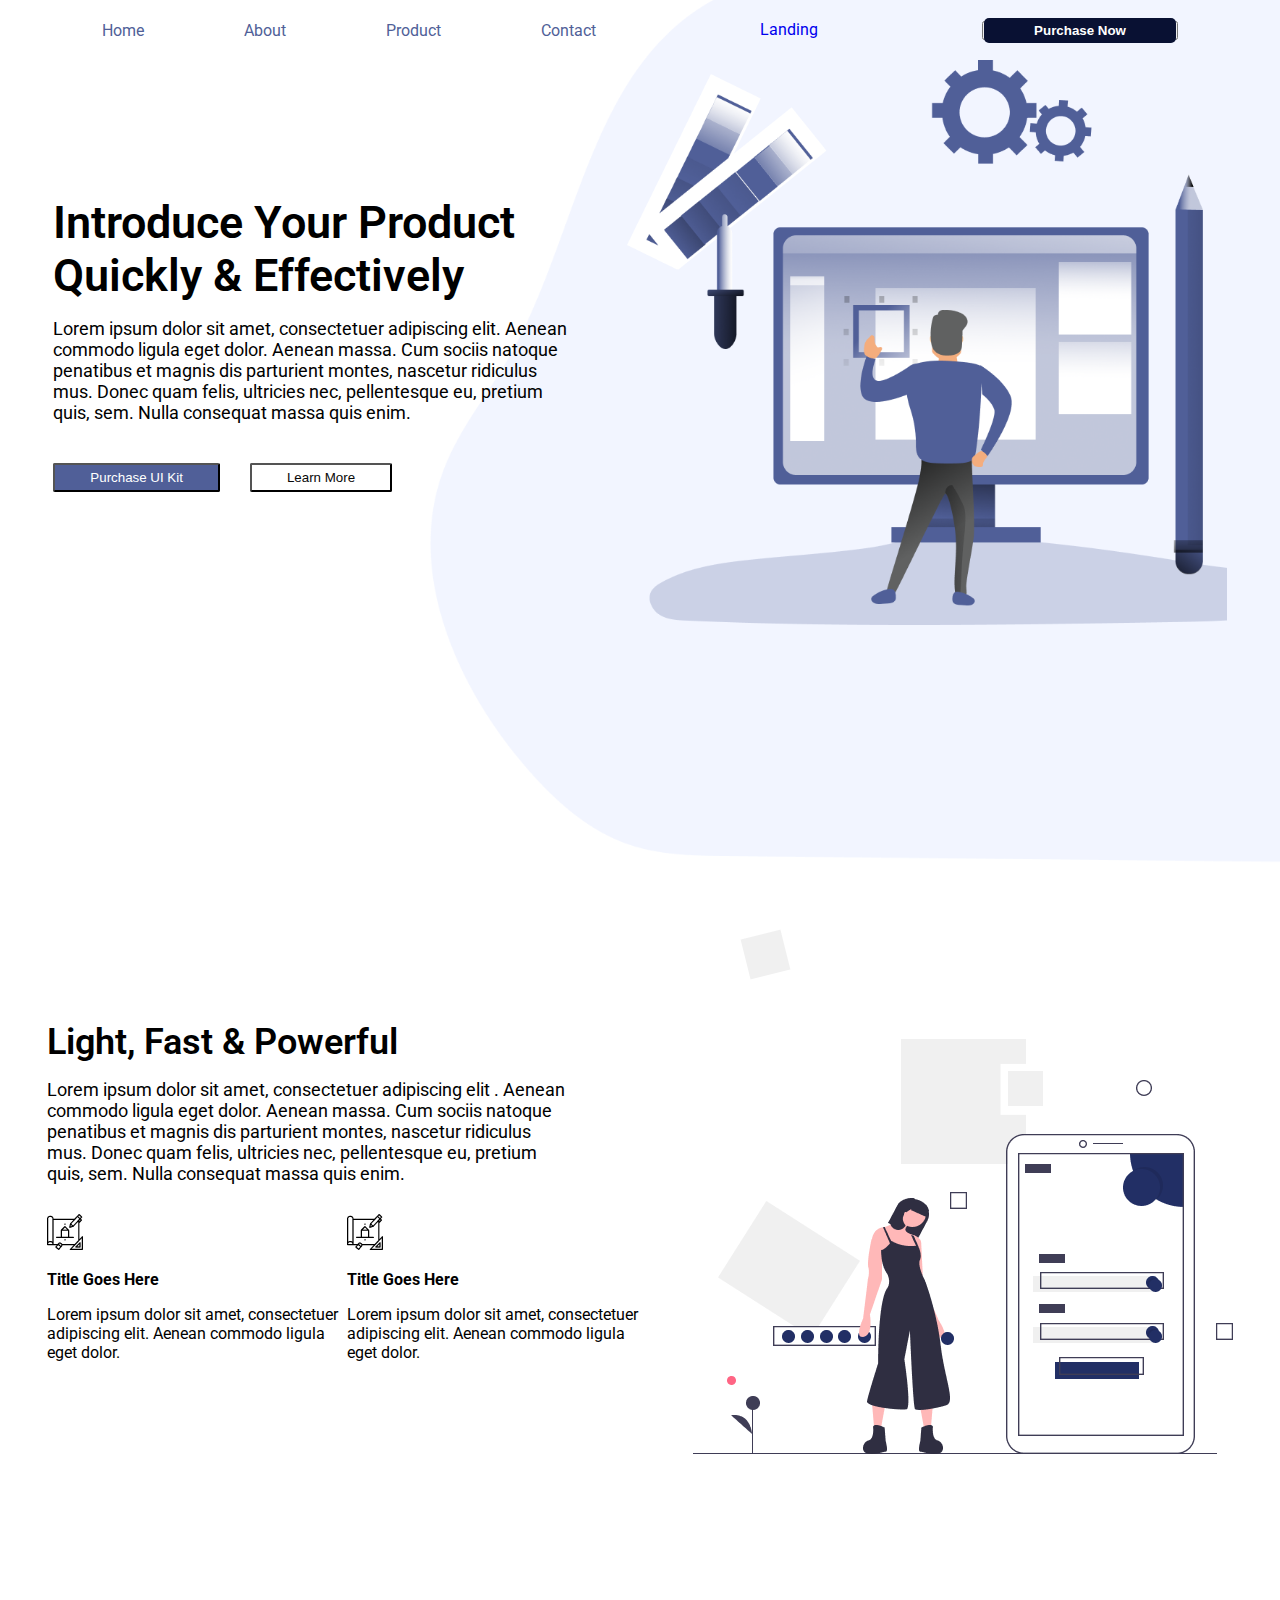
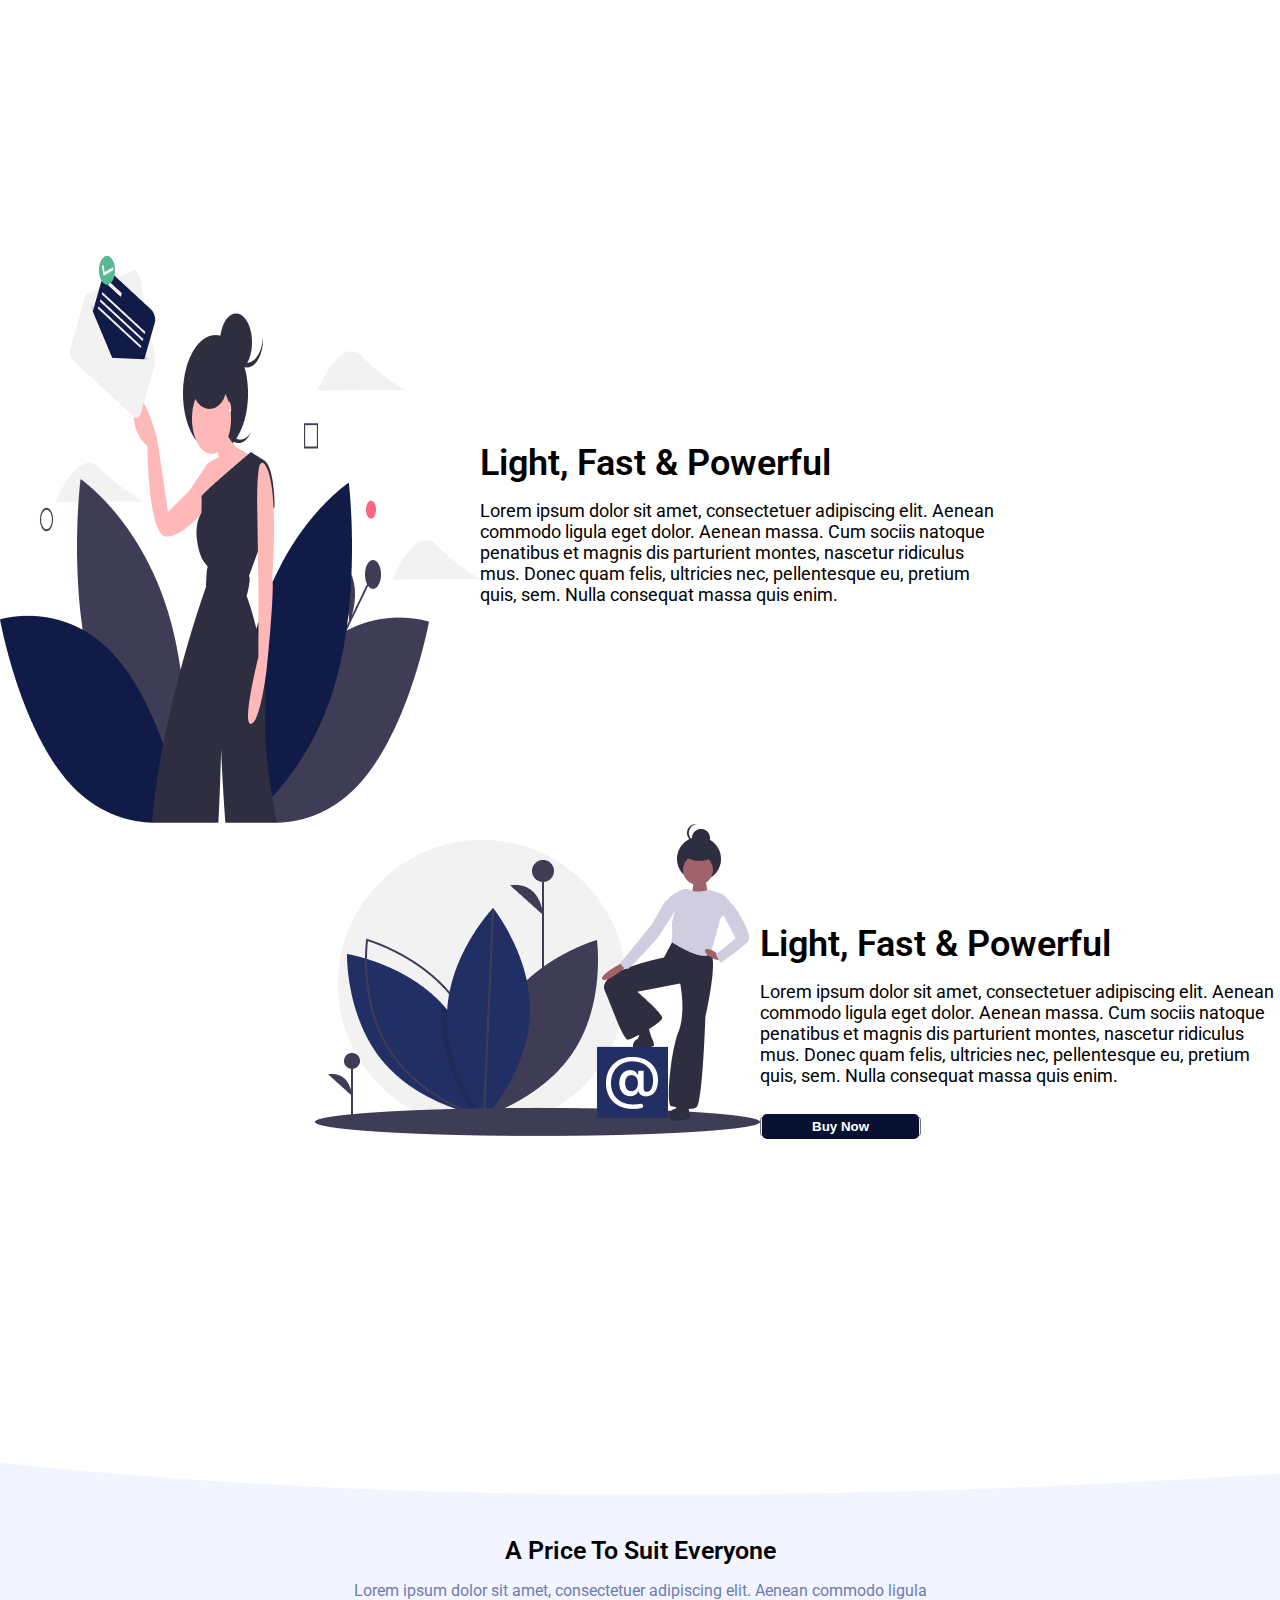
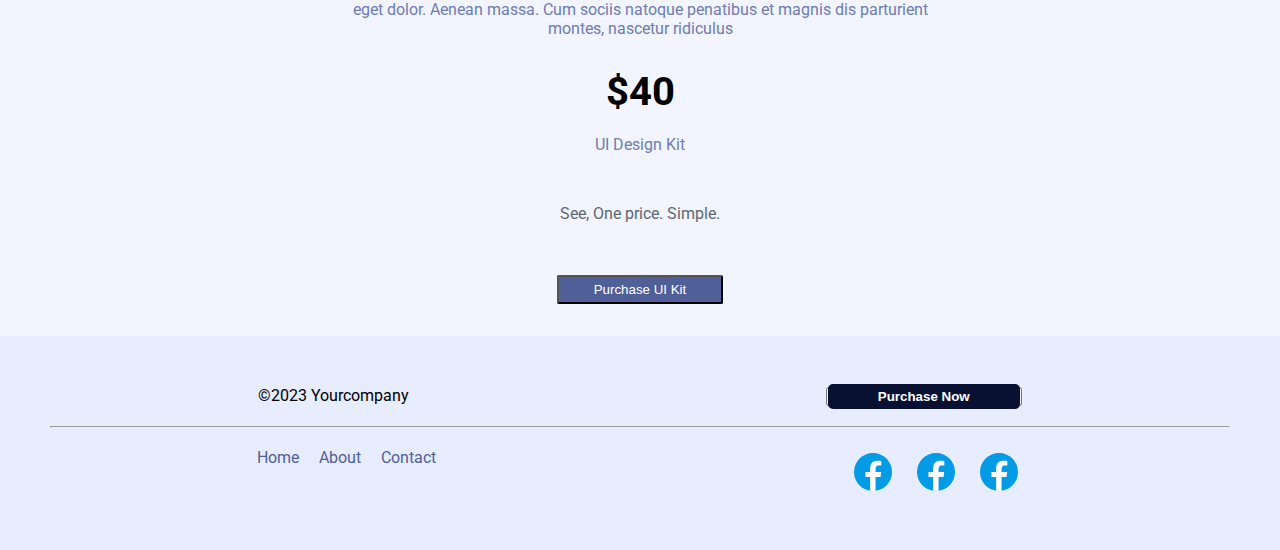
<file: index.html>
<!DOCTYPE html>
<html lang="en">
<head>
    <meta charset="UTF-8">
    <meta name="viewport" content="width=device-width, initial-scale=1.0">
    <title>home</title>
    <link rel="preconnect" href="https://fonts.googleapis.com">
    <link rel="preconnect" href="https://fonts.gstatic.com" crossorigin>
    <link href="https://fonts.googleapis.com/css2?family=Roboto:ital,wght@0,100;0,300;0,400;0,500;0,700;0,900;1,100;1,300;1,400;1,500;1,700;1,900&display=swap" rel="stylesheet">    <link rel="stylesheet" href="styles.css">
</head>
<body>
    <div class="img-bk">

        <header><nav><div class="nav">
            <ul>
                <li class="heade"><a href="index.html">Home</a></li>
                <li class="heade"><a href="about.html">About</a></li>
                <li class="heade"> <a href="products.html">Product</a></li>
                <li class="heade"><a href="contact.html">Contact</a></li>
                
            
            </ul>
            <div class="heade"><a href="404.html" style="text-decoration: none;">Landing</a></div>
            <div class="head-btn">    <button><a href="products.html">Purchase Now</a></button>
            </div>
        </div>
            </nav>
            
        </header>
        <section >
        <section class="home-ar">
            <div class="home">
             <h1 class="home-h1">Introduce Your Product Quickly & Effectively</h1>
            <p class="home-p">Lorem ipsum dolor sit amet, consectetuer adipiscing elit. Aenean commodo ligula eget dolor. Aenean massa. Cum sociis natoque penatibus et magnis dis parturient montes, nascetur ridiculus 
                mus. Donec quam felis, ultricies nec, pellentesque eu, pretium quis, sem. Nulla consequat massa quis enim.
                </p>
                <div class="btns">
                    <button class="btn-1">Purchase UI Kit</button>
                    <button class="btn-2">Learn More</button></div>
                

            </div>
          
            <div><img src="png/Group.png" alt="men"  width="600" ></div>
            
            </section>
            <section class="sec2">




            </section>
            
<section> 
    <div class="all-mid-home">
    <div><h2>Light, Fast & Powerful</h2>
        <p class="home-p2">Lorem ipsum dolor sit amet, consectetuer adipiscing elit
         . Aenean commodo ligula eget dolor. Aenean massa. Cum sociis natoque penatibus et magnis dis parturient
          montes, nascetur ridiculus 
         mus. Donec quam felis, ultricies nec, pellentesque eu, pretium quis, sem. Nulla consequat massa quis enim.
         </p>
         <div class="itms">
            <div class="itms-in">
            <img class="img2" src="png/Left.png" alt="">
            <h4>Title Goes Here</h4>
            <p class="p3-mid">
                Lorem ipsum dolor sit amet, consectetuer adipiscing elit. Aenean commodo ligula eget dolor. 
            </p>
        
            </div>
        
            <div>
                <img class="img2"   src="png/Left.png" alt="">
                <h4>Title Goes Here</h4>
                <p class="p3-mid">
                    Lorem ipsum dolor sit amet, consectetuer adipiscing elit. Aenean commodo ligula eget dolor. 
                </p>
                
                
                </div>
        </div></div>
    

<img src="png/undraw_mobile_login_ikmv.png" alt="">


  
 

</div>
</section>               
<section class="sec2">
    <div class="home-p3">
<div class="contin-img1">
    <img src="png/undraw_happy_news2_hxmt.png" alt="">
  <div>
    <h2>Light, Fast & Powerful</h2>
    <p class="home-p2">
        Lorem ipsum dolor sit amet, consectetuer adipiscing elit. Aenean commodo ligula eget dolor. 
        Aenean massa. Cum sociis natoque penatibus et magnis dis parturient montes, nascetur ridiculus 
     
        mus. Donec quam felis, ultricies nec, pellentesque eu, pretium quis, sem. Nulla consequat massa quis enim. </p>
    </div>  
            
        </div>
<div class="contin-img2">
    <img src="png/undraw_mention_6k5d.png" alt="">
   <div><h2>Light, Fast & Powerful</h2>
    <p class="home-p2">Lorem ipsum dolor sit amet, consectetuer adipiscing elit. Aenean commodo ligula eget dolor. 
        Aenean massa. Cum sociis natoque penatibus et magnis dis parturient montes, nascetur ridiculus 
        mus. Donec quam felis, ultricies nec, pellentesque eu, pretium quis, sem. Nulla consequat massa quis enim. 
    </p>
        <div class="head-btn">    <button><a href="products.html">Buy Now</a></button></div> 
            </div>

        </div>



</div>
</section>
    <section>
<div class="home-4">
<div class="all4">
    <h2 class="h2-f">A Price To Suit Everyone</h2>
<p class="p-fin1">Lorem ipsum dolor sit amet, consectetuer adipiscing elit. Aenean commodo ligula eget dolor. 
    Aenean massa. Cum sociis natoque penatibus et magnis dis parturient montes, nascetur ridiculus 
</p>
<p class="p-fin2">$40</p>
<p class="p-fin3">UI Design Kit</p>
<p class="p-fin4">See, One price. Simple.</p>
<button class="btn-x">Purchase UI Kit</button>

</div>





</div>

    </section>
    
    
    
    
    
       <footer>
    <div class="foter">
        <div class="footer-up">
            <p>©2023 Yourcompany</p>
            <div class="head-btn">    <button><a href="products.html">Purchase Now</a></button>
            </div>
        
        
        </div>
        <hr>
        <nav class="nav-bt">
            <div class="nav-btm">
            <ul class="na">
                <li class="heade"><a href="index.html">Home</a></li>
                <li class="heade"><a href="about.html">About</a></li>
                <li class="heade"><a href="contact.html">Contact</a></li>
                
            
            </ul></div> 
        <ul class="gap">
            <li><a href=""><img src="png/icons8-facebook.svg" alt=""></a></li>
            <li><a href=""><img src="png/icons8-facebook.svg" alt=""></a></li>
            <li><a href=""><img src="png/icons8-facebook.svg" alt=""></a></li>
    
    
    
        </ul>
        
        
        </nav>
    </div>
    
    
        </footer>
</div> 
    
    
</body>
</html>
</file>
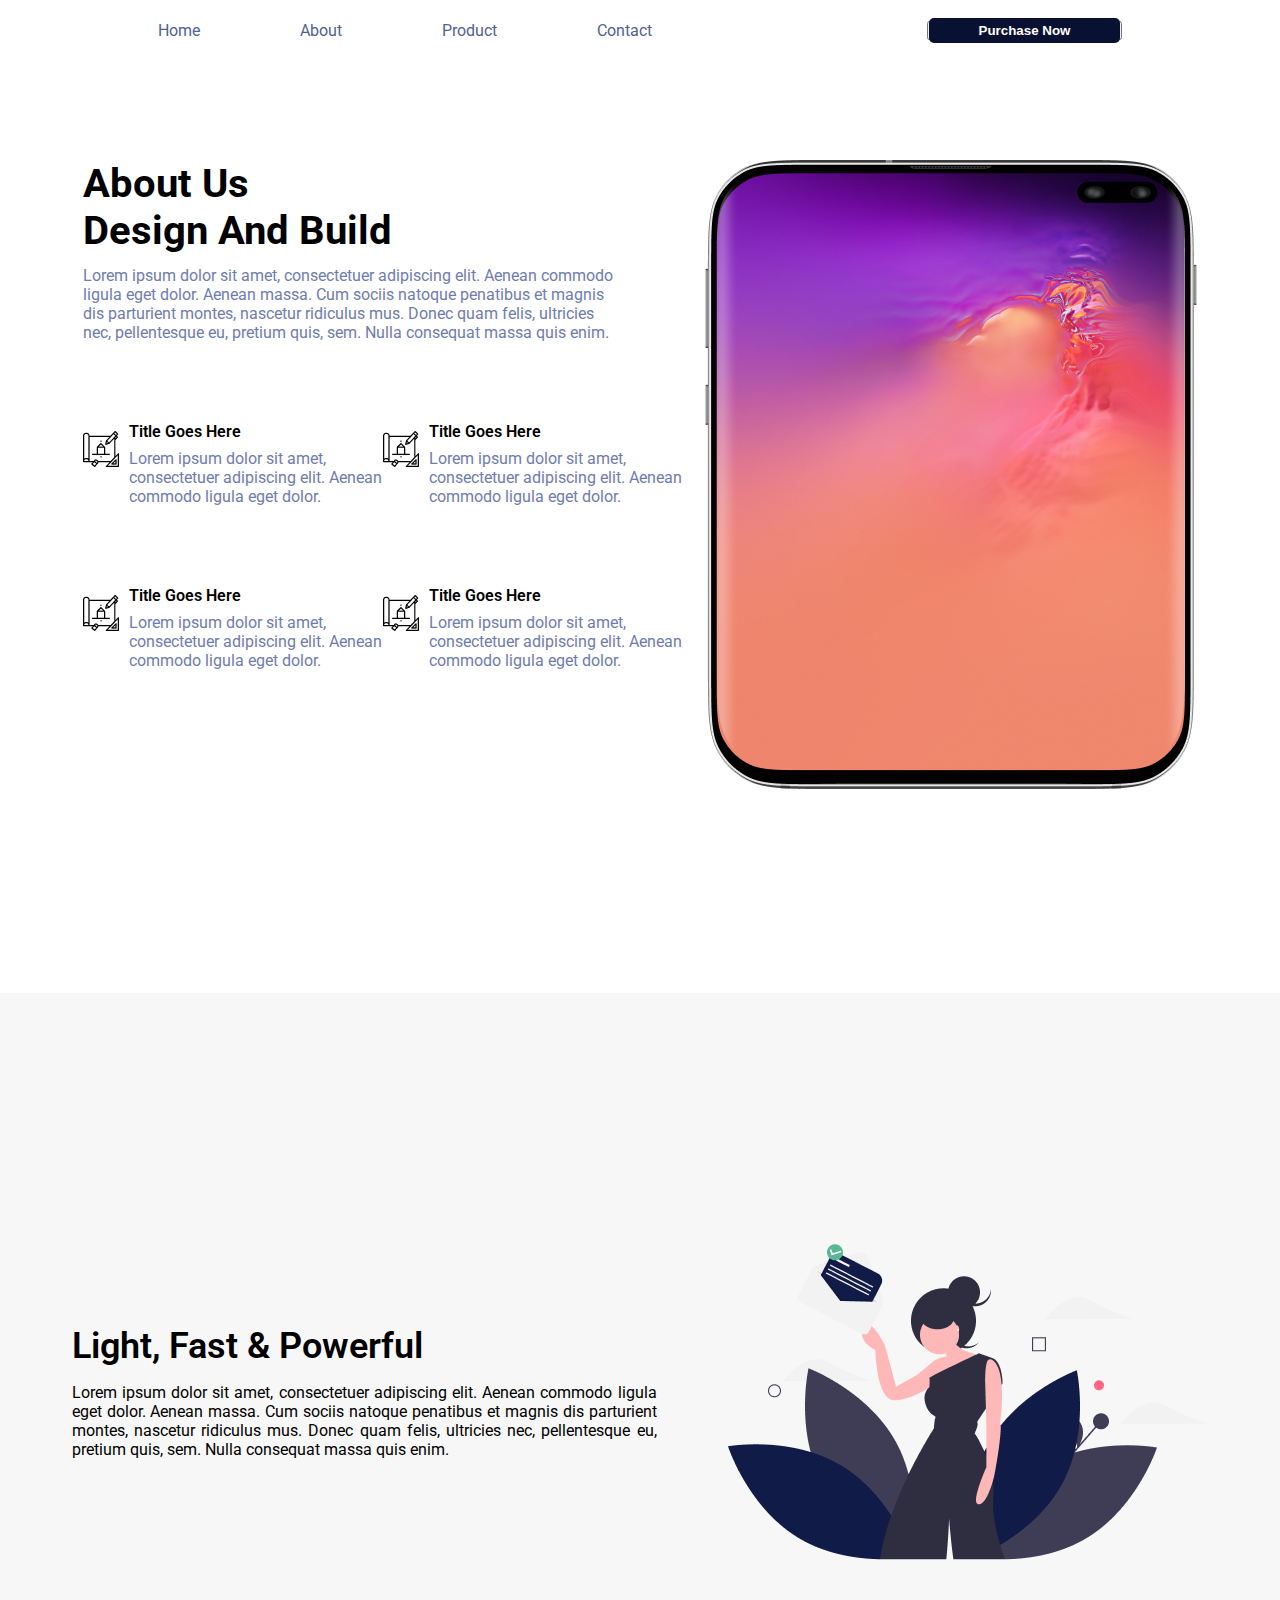
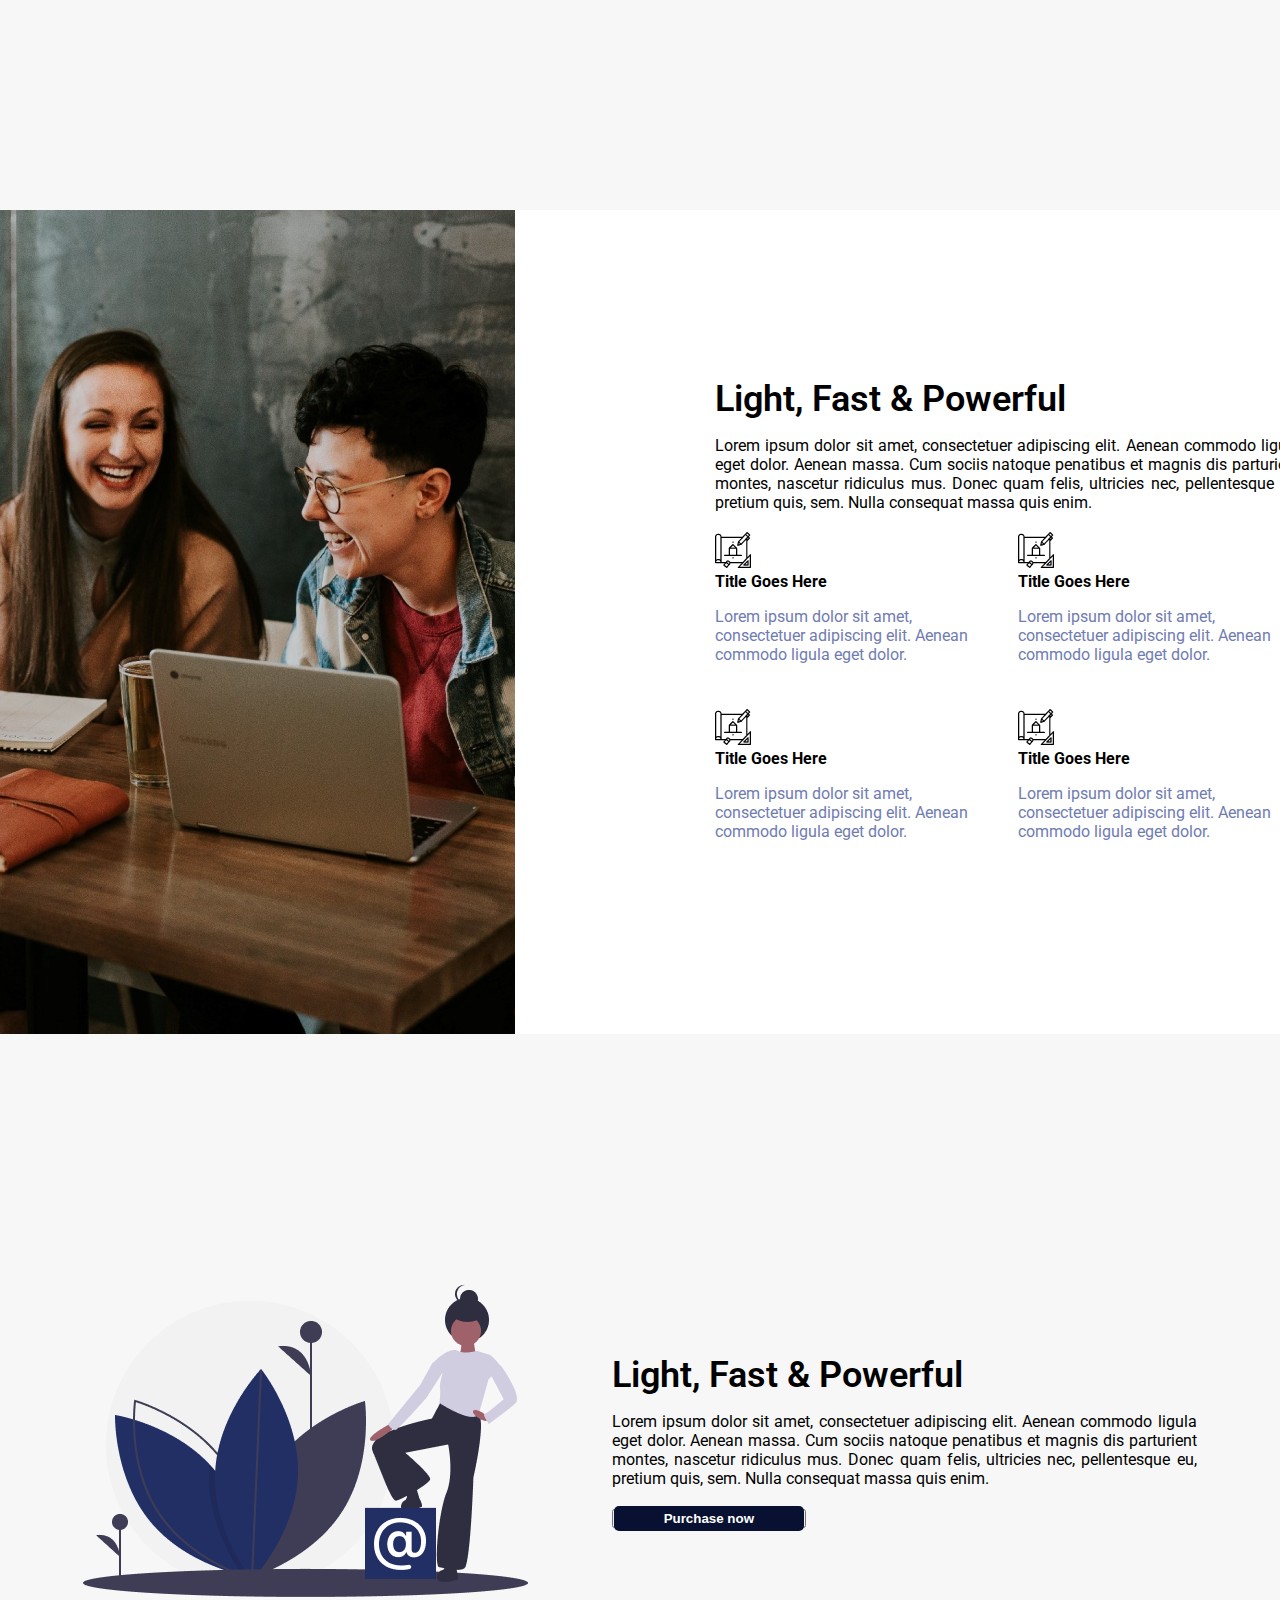
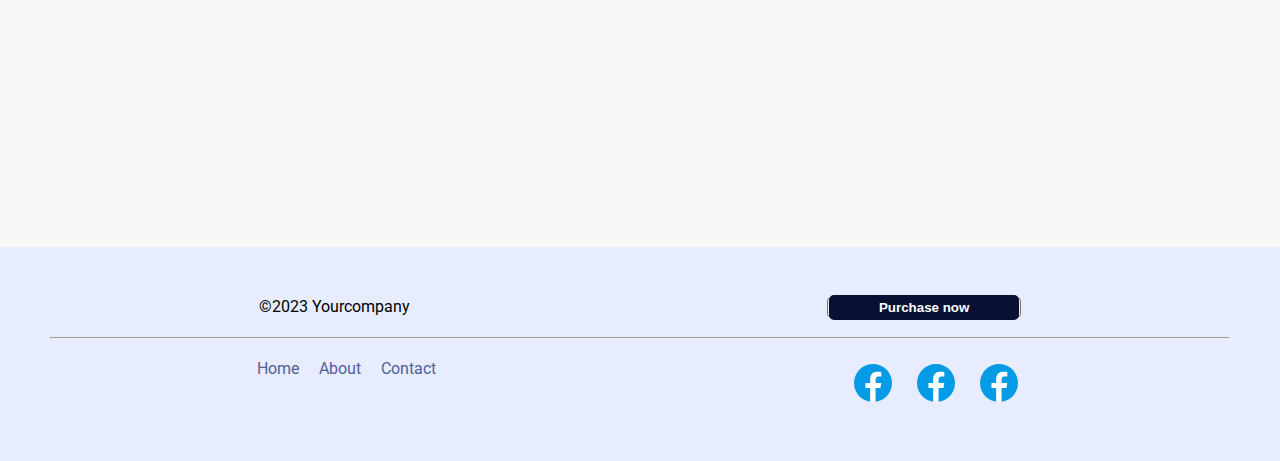
<file: about.html>
<!DOCTYPE html>
<html lang="en">
<head>
    <meta charset="UTF-8">
    <meta name="viewport" content="width=device-width, initial-scale=1.0">
    <title>about us</title>
    <link rel="preconnect" href="https://fonts.googleapis.com">
    <link rel="preconnect" href="https://fonts.gstatic.com" crossorigin>
    <link href="https://fonts.googleapis.com/css2?family=Roboto:ital,wght@0,100;0,300;0,400;0,500;0,700;0,900;1,100;1,300;1,400;1,500;1,700;1,900&display=swap" rel="stylesheet">
    <link rel="stylesheet" href="styles.css">
</head>
<body>
    <header class="heder-abt">
        <nav>
        <div class="nav">
        <ul>
            <li class="heade"><a href="index.html">Home</a></li>
            <li class="heade"><a href="about.html">About</a></li>
            <li class="heade"> <a href="products.html">Product</a></li>
            <li class="heade"><a href="contact.html">Contact</a></li>
            
        
        </ul>
        <div class="head-btn">    <button><a href="products.html">Purchase Now</a></button>
        </div></div>
        </nav>
        
    </header>
   <section class="aboutt" >

<div class="all-about1">
<div class="text-about1">
    <h1 class="abbout-h11" >About Us</h1>
    <h1 class="abbout-h1" >Design And Build
    </h1>
<p class="about-p">Lorem ipsum dolor sit amet, consectetuer adipiscing elit. Aenean commodo ligula eget dolor.
     Aenean massa. Cum sociis natoque penatibus et magnis dis parturient montes, nascetur ridiculus 
    mus. Donec quam felis, ultricies nec, pellentesque eu, pretium quis, sem. Nulla consequat massa quis enim.</p>



</div>
<div class="smal-grid" >
    <div class="sml-grid">
        <img src="png/Icon.png" alt="">
        <div class="txt-grid">
            <h4 class="abt-h4">Title Goes Here</h4>
    <p class="grid-p">Lorem ipsum dolor sit amet, consectetuer adipiscing elit. Aenean commodo ligula eget dolor. </p>
        </div>
    
    </div>
    <div class="sml-grid">
        <img src="png/Icon.png" alt="">
        <div class="txt-grid">
            <h4 class="abt-h4">Title Goes Here</h4>
    <p class="grid-p">Lorem ipsum dolor sit amet, consectetuer adipiscing elit. Aenean commodo ligula eget dolor. </p>
        </div>
    
    </div>
    <div class="sml-grid">
        <img src="png/Icon.png" alt="">
        <div class="txt-grid">
            <h4 class="abt-h4">Title Goes Here</h4>
    <p class="grid-p">Lorem ipsum dolor sit amet, consectetuer adipiscing elit. Aenean commodo ligula eget dolor. </p>
        </div>
    
    </div><div class="sml-grid">
        <img src="png/Icon.png" alt="">
        <div class="txt-grid">
            <h4 class="abt-h4">Title Goes Here</h4>
    <p class="grid-p">Lorem ipsum dolor sit amet, consectetuer adipiscing elit. Aenean commodo ligula eget dolor. </p>
        </div>
</div>


</div>





</div>
<div><img src="png/Vert.png" alt="">
</div>



   </section>



<section class="sml-about">
    <div class="about-img1">
      <div>
        <h2>Light, Fast & Powerful</h2>
        <p class="about-p2">
            Lorem ipsum dolor sit amet, consectetuer adipiscing elit. Aenean commodo ligula eget dolor. 
            Aenean massa. Cum sociis natoque penatibus et magnis dis parturient montes, nascetur ridiculus 
         
            mus. Donec quam felis, ultricies nec, pellentesque eu, pretium quis, sem. Nulla consequat massa quis enim. </p>
        </div>  
        <img src="png/undraw_happy_news_hxmt.png" alt="">

            </div>
</section>

<section>
<div class="all-mid-about">
<img src="png/Image.png" alt="">

<div class="all-about3">

 <div>
        <h2>Light, Fast & Powerful</h2>
        <p class="about-p2">
            Lorem ipsum dolor sit amet, consectetuer adipiscing elit. Aenean commodo ligula eget dolor. 
            Aenean massa. Cum sociis natoque penatibus et magnis dis parturient montes, nascetur ridiculus 
         
            mus. Donec quam felis, ultricies nec, pellentesque eu, pretium quis, sem. Nulla consequat massa quis enim. </p>
        </div>  
        <div class="grid-abt" >
            <div class="grid-sml">
                <img src="png/Icon.png" alt="">
                <div class="grid-itm">
                    <h4 class="abtt-h4">Title Goes Here</h4>
            <p class="grid-p">Lorem ipsum dolor sit amet, consectetuer adipiscing elit. Aenean commodo ligula eget dolor. </p>
                </div>
            
            </div>
            <div class="grid-sml">
                <img src="png/Icon.png" alt="">
                <div class="grid-itm">
                    <h4 class="abtt-h4">Title Goes Here</h4>
            <p class="grid-p">Lorem ipsum dolor sit amet, consectetuer adipiscing elit. Aenean commodo ligula eget dolor. </p>
                </div>
            
            </div>
            <div class="grid-sml">
                <img src="png/Icon.png" alt="">
                <div class="grid-itm">
                    <h4 class="abtt-h4">Title Goes Here</h4>
            <p class="grid-p">Lorem ipsum dolor sit amet, consectetuer adipiscing elit. Aenean commodo ligula eget dolor. </p>
                </div>
            
            </div>
            <div class="grid-sml">
                <img src="png/Icon.png" alt="">
                <div class="grid-itm">
                    <h4 class="abtt-h4">Title Goes Here</h4>
            <p class="grid-p">Lorem ipsum dolor sit amet, consectetuer adipiscing elit. Aenean commodo ligula eget dolor. </p>
                </div>
            
            </div>
            
        </div>

</div> 
</div>
</section>

<section class="sml-about">
    <div class="about-img1">
        <img src="png/undraw_mention_6k5d.png" alt="">

      <div>
        <h2>Light, Fast & Powerful</h2>
        <p class="about-p2">
            Lorem ipsum dolor sit amet, consectetuer adipiscing elit. Aenean commodo ligula eget dolor. 
            Aenean massa. Cum sociis natoque penatibus et magnis dis parturient montes, nascetur ridiculus 
         
            mus. Donec quam felis, ultricies nec, pellentesque eu, pretium quis, sem. Nulla consequat massa quis enim. </p>
            <button class="pruch"><a href="products.html">Purchase now</a></button>
        </div>  

            </div>
</section>




    <footer>
        <div class="vide"></div>
<div class="foter">
    <div class="footer-up">
        <p>©2023 Yourcompany</p>
        <div class="head-btn">    <button><a href="products.html">Purchase now</a></button>
        </div>
    
    
    </div>
    <hr>
    <nav class="nav-bt">
        <div class="nav-btm">
        <ul class="na">
            <li class="heade"><a href="index.html">Home</a></li>
            <li class="heade"><a href="about.html">About</a></li>
            <li class="heade"><a href="contact.html">Contact</a></li>
            
        
        </ul></div> 
    <ul class="gap">
        <li><a href=""><img src="png/icons8-facebook.svg" alt=""></a></li>
        <li><a href=""><img src="png/icons8-facebook.svg" alt=""></a></li>
        <li><a href=""><img src="png/icons8-facebook.svg" alt=""></a></li>



    </ul>
    
    
    </nav>
</div>




    </footer>
    
</body>
</html>
</file>
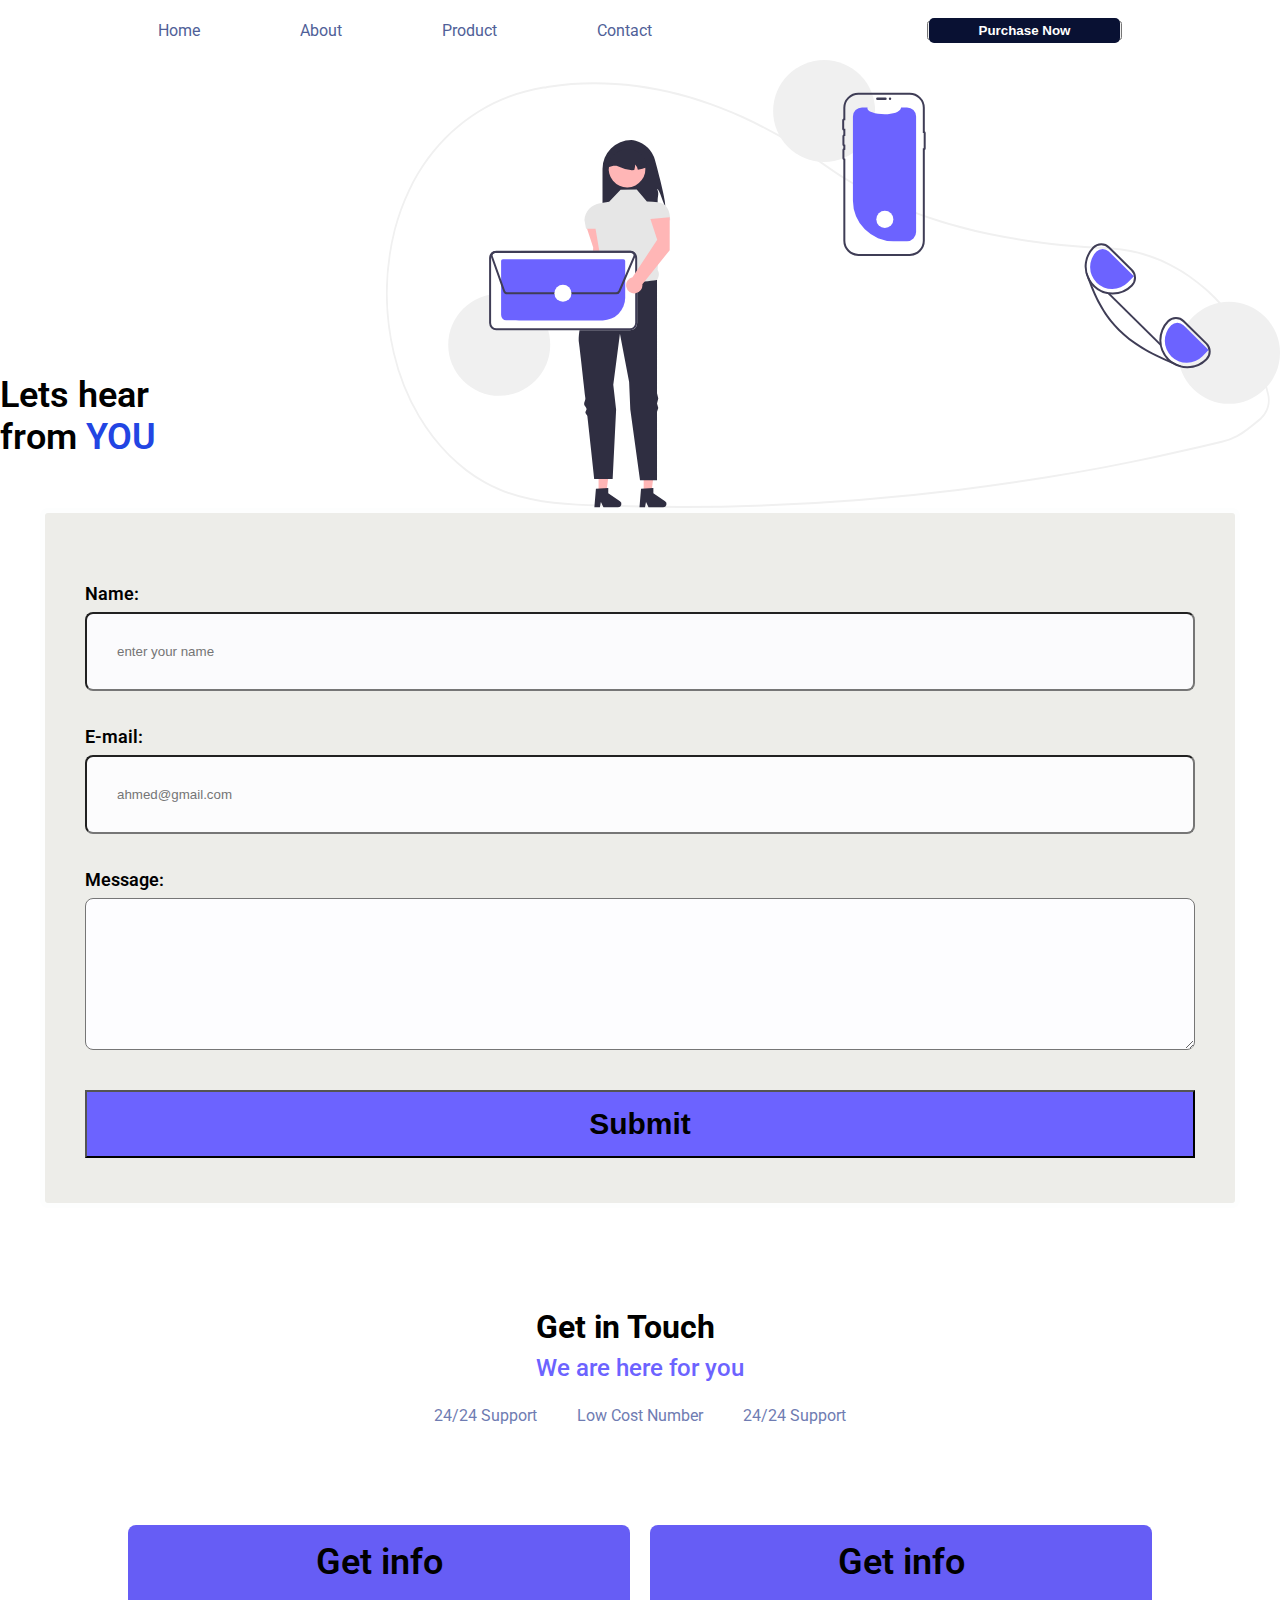
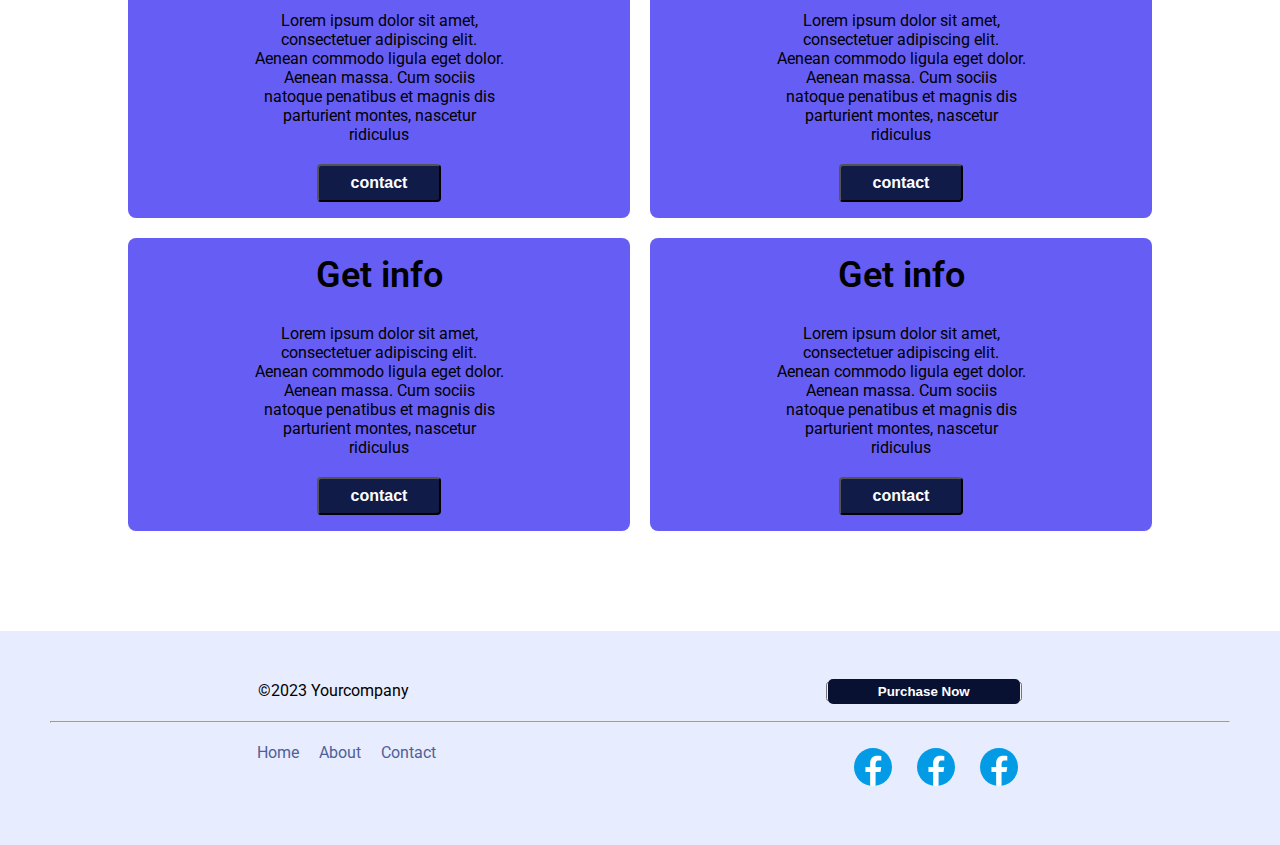
<file: contact.html>
<!DOCTYPE html>
<html lang="en">
<head>
    <meta charset="UTF-8">
    <meta name="viewport" content="width=device-width, initial-scale=1.0">
    <title>contact-us</title>
    <link rel="preconnect" href="https://fonts.googleapis.com">
    <link rel="preconnect" href="https://fonts.gstatic.com" crossorigin>
    <link href="https://fonts.googleapis.com/css2?family=Roboto:ital,wght@0,100;0,300;0,400;0,500;0,700;0,900;1,100;1,300;1,400;1,500;1,700;1,900&display=swap" rel="stylesheet">
    <link rel="stylesheet" href="styles.css">
</head>
<body>
    <header><nav><div class="nav">
        <ul>
            <li class="heade"><a href="index.html">Home</a></li>
            <li class="heade"><a href="about.html">About</a></li>
            <li class="heade"> <a href="products.html">Product</a></li>
            <li class="heade"><a href="contact.html">Contact</a></li>
            
        
        </ul>
        <div class="head-btn">    <button><a href="products.html">Purchase Now</a></button>
        </div></div>
        </nav>
        
    </header>

<section class="contact-form">
<div class="contact-top">
    <div class="cont">
        <h2 class="h2-form">Lets hear from  <span>YOU</span></h2>
        <img src="png/undraw_contact_us_re_4qqt.svg" alt="">
    </div>

<form action="">
    <div class="all-cont">
        <div class="name">
        <label  class="name-lbl">Name:</label>
        <input class="name-ipt" type="text" placeholder="enter your name">
    </div>
    <div class="eml">
        <label class="eml-lbl" for="">E-mail:</label>
        <input class="eml-ipt" type="email" name="" id="" placeholder="ahmed@gmail.com">
    </div>
    <div class="msg">
        <label class="msg-lbl" for="">Message:</label>
        <textarea class="txt-arya" name="" id=""></textarea></div>
        
        <button class="btn-sup" type="submit">Submit</button>
        </div>
    
    
    
    </div>
    </div>
    
</form>
</section>

<section class="contact-2">
<div class="all-contct2">
    <div class="contact-2-text">
        <h2 class="contact-22-h2">Get in Touch</h1>
    <h3 class="contact-2-h3">We are here for you</h3>
    </div>
    <div class="titles-3">
        <p> 24/24 Support    </p>

    <p>Low Cost  Number</p>
    <p> 24/24 Support    </p>

    
    </div>
</div>


</section>
<section>
<div class="grids-contact">
<div class="contact-info1">
    <h2 class="grid-h2c">Get info</h2>
    <p class="grid-pc">Lorem ipsum dolor sit amet, consectetuer adipiscing elit. Aenean commodo ligula eget dolor.
         Aenean massa. Cum sociis natoque penatibus et magnis dis parturient montes, nascetur ridiculus </p>
         <button class="grid-btn">contact</button>
</div>

<div class="contact-info2">
    <h2 class="grid-h2c">Get info</h2>
    <p class="grid-pc">Lorem ipsum dolor sit amet, consectetuer adipiscing elit. Aenean commodo ligula eget dolor.
         Aenean massa. Cum sociis natoque penatibus et magnis dis parturient montes, nascetur ridiculus </p>
         <button class="grid-btn">contact</button>
</div>
<div class="contact-info3">
    <h2 class="grid-h2c">Get info</h2>
    <p class="grid-pc">Lorem ipsum dolor sit amet, consectetuer adipiscing elit. Aenean commodo ligula eget dolor.
         Aenean massa. Cum sociis natoque penatibus et magnis dis parturient montes, nascetur ridiculus </p>
         <button class="grid-btn">contact</button>
</div>
<div class="contact-info4">
    <h2 class="grid-h2c">Get info</h2>
    <p class="grid-pc">Lorem ipsum dolor sit amet, consectetuer adipiscing elit. Aenean commodo ligula eget dolor.
         Aenean massa. Cum sociis natoque penatibus et magnis dis parturient montes, nascetur ridiculus </p>
         <button class="grid-btn">contact</button>
</div>




</div>
<section>














    <footer>
        <div class="vide"></div>
<div class="foter">
    <div class="footer-up">
        <p>©2023 Yourcompany</p>
        <div class="head-btn">    <button><a href="products.html">Purchase Now</a></button>
        </div>
    
    
    </div>
    <hr>
    <nav class="nav-bt">
        <div class="nav-btm">
        <ul class="na">
            <li class="heade"><a href="index.html">Home</a></li>
            <li class="heade"><a href="about.html">About</a></li>
            <li class="heade"><a href="contact.html">Contact</a></li>
            
        
        </ul></div> 
    <ul class="gap">
        <li><a href=""><img src="png/icons8-facebook.svg" alt=""></a></li>
        <li><a href=""><img src="png/icons8-facebook.svg" alt=""></a></li>
        <li><a href=""><img src="png/icons8-facebook.svg" alt=""></a></li>



    </ul>
    
    
    </nav>
</div>


    </footer>
    
</body>
</html>
</file>
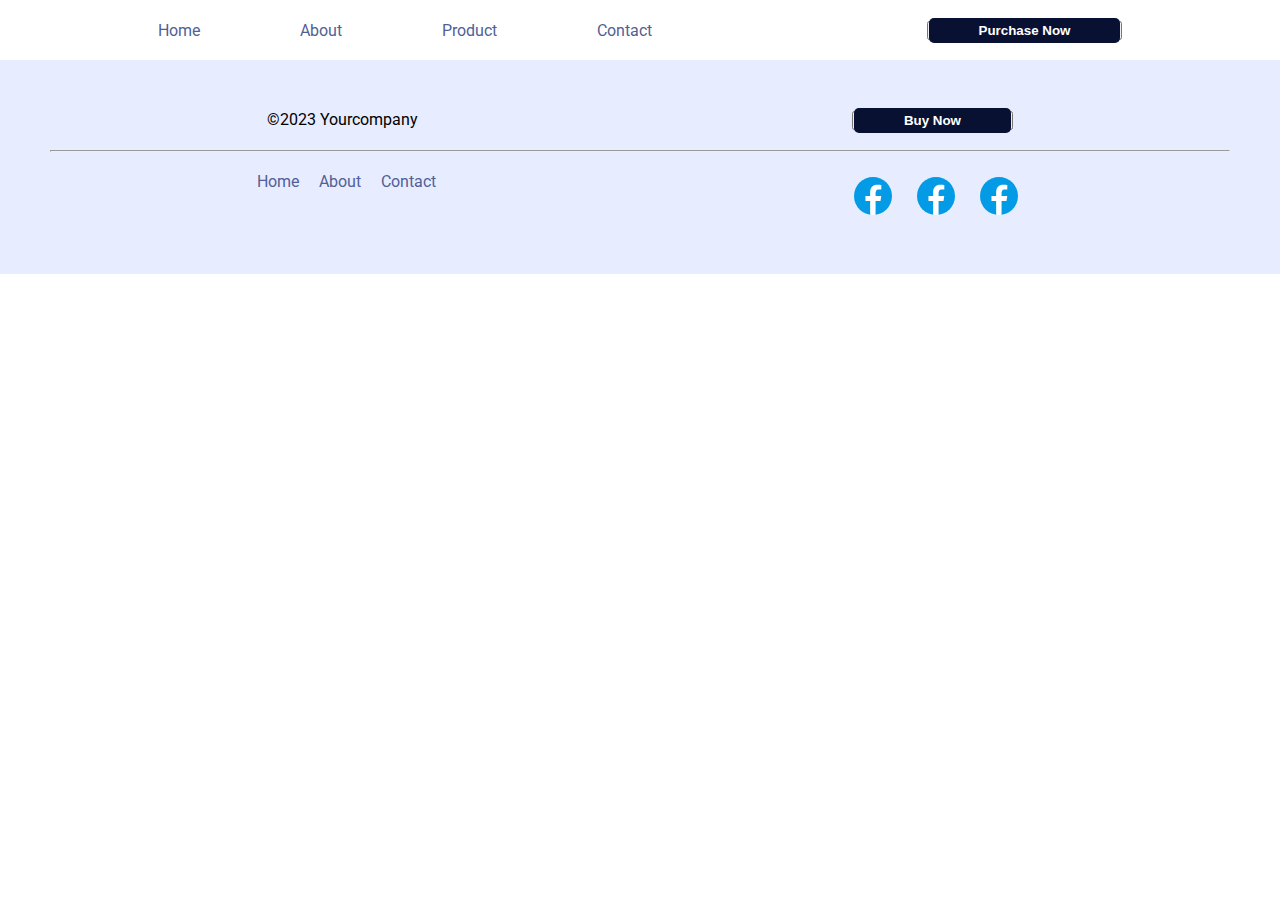
<file: products.html>
<!DOCTYPE html>
<html lang="en">
<head>
    <meta charset="UTF-8">
    <meta name="viewport" content="width=device-width, initial-scale=1.0">
    <title>prodducts</title>
    <link rel="preconnect" href="https://fonts.googleapis.com">
<link rel="preconnect" href="https://fonts.gstatic.com" crossorigin>
<link href="https://fonts.googleapis.com/css2?family=Roboto:ital,wght@0,100;0,300;0,400;0,500;0,700;0,900;1,100;1,300;1,400;1,500;1,700;1,900&display=swap" rel="stylesheet">
<link rel="stylesheet" href="styles.css">
</head>
<body>
    <header><nav><div class="nav">
        <ul>
            <li class="heade"><a href="index.html">Home</a></li>
            <li class="heade"><a href="about.html">About</a></li>
            <li class="heade"> <a href="products.html">Product</a></li>
            <li class="heade"><a href="contact.html">Contact</a></li>
            
        
        </ul>
        <div class="head-btn">    <button><a href="products.html">Purchase Now</a></button>
        </div></div>
        </nav>
        
    </header>










    <footer>
<div class="foter">
    <div class="footer-up">
        <p>©2023 Yourcompany</p>
        <div class="head-btn">    <button><a href="products.html">Buy Now</a></button>
        </div>
    
    
    </div>
    <hr>
    <nav class="nav-bt">
        <div class="nav-btm">
        <ul class="na">
            <li class="heade"><a href="index.html">Home</a></li>
            <li class="heade"><a href="about.html">About</a></li>
            <li class="heade"><a href="contact.html">Contact</a></li>
            
        
        </ul>
    </div> 
    <ul class="gap">
        <li><a href=""><img src="png/icons8-facebook.svg" alt=""></a></li>
        <li><a href=""><img src="png/icons8-facebook.svg" alt=""></a></li>
        <li><a href=""><img src="png/icons8-facebook.svg" alt=""></a></li>



    </ul>
    
    
    </nav>
</div>


    </footer>
    
</body>
</html>
</file>
<file: styles.css>
*{margin: 0;
padding: 0; list-style-type: none;
box-sizing: border-box;}
body{ 
font-family: roboto;


}

.nav {
    display: flex;
    justify-content: space-around; 
    padding: 20px}
 ul {
    display: flex; 
    align-items: center;
     gap: 100px;}
li a{
    text-decoration: none;
    color: #505F98;
}
.head-btn a {
    padding: 5px 50px; 
    background-color: #091133; 
    text-decoration: none; 
    font-weight: 600;
    color:white ;
    border-radius: 5px;
 }
 .head-btn li  {
    padding: 5px 50px;  
   }

     nav a:hover{
        color: rgb(236, 242, 71);
    }
    footer a:hover{
        color: rgb(236, 242, 71);
    }

    footer {
        background-color: #E7ECFF; 
       padding: 50px;
    
    }
.footer-up{
    display: flex; 
    justify-content: space-around; 

   margin-bottom: 20px;
}
hr{margin-bottom: 20px;}
.nav-btm .na  { 
align-self: flex-start; 
gap: 20px;
    }
.nav-bt{
        display: flex; 
        justify-content: space-around;

     }
 .gap {gap: 15px;}

     
.img-bk{
background-image:  url("png/Path.png");
background-position-x:right;
background-repeat: no-repeat;
background-size: 850px;


}


.home-ar{
    display: flex; 
    justify-content: space-evenly;
    align-items: center;
    margin:  0 ;
    margin-bottom: 200px;

}
 .btn-1{
        border-radius: 2px;
        padding: 5px 35px;
        color: white;
        background-color: #505F98;
    }
    
.btn-2{
        border-radius: 2px;
        color: rgb(8, 8, 8);
        padding: 5px 35px;
        background-color: white;
    }
.btns{display: flex; 
    justify-content:start;
    align-items: start;
    gap: 30px;
}
 .home-h1{
        margin-bottom: 16px;
        font-size: 45px;
        font-weight: 600;
     }
.home{
        width: 520px;
         height: auto;
    
}
 .home-p{margin-bottom: 40px; 
            font-size: 18px; 
            width: 520px;
            height: auto;}
.home-p2{margin-bottom: 100px; 
            font-size: 18px; 
            width: 520px;
            height: auto;}
h2{
    font-size: 36px;
    font-weight: 600;
}

.all-mid-home{display: flex;
             align-content: flex-end;
             justify-content: space-evenly;
              align-items: center;
                  margin:  0;
                  margin-bottom: 400px;
        }
 .itms{
            display: flex;
        }
         .p3-mid{
            width: 300px;
        }
 .img2 ,h4 ,h2{
    margin-bottom: 16px;
}
.contin-img1{display: flex;
     justify-content: flex-start;
    align-items: center;}
    .contin-img2{
        display: flex;
         justify-content: flex-end;
         align-items: flex-end;}
         .home-p3,.home-p2{
            margin-bottom: 30px;
        }
        .sec2{margin-bottom: 300px;
        }


    .all4{display: flex;
        flex-direction: column;
        align-items: center; 
        
        background-image: url(png/Rectangle.png);
height: 500px;
       
    }     
    
    .btn-x{border-radius: 2px;
        padding: 5px 35px;
        color: white;
        background-color: #505F98;
        margin-top: 40px;

    }
    .h2-f{font-size: 25px;margin-top: 100px;}
    .p-fin1{width: 600px;text-align: center;color: #6F7CB2;
         margin-bottom: 30px;}
    .p-fin2{ font-size: 40px;margin-bottom: 20px;
        font-weight: 700;}
    .p-fin3{color: #6F7CB2;
        margin-bottom: 50px; }
    .p-fin4{color: #5D6970;
         margin-bottom: 12px;}
         

.aboutt{display: flex;
     justify-content: space-evenly; 
    margin-bottom: 200px;
}
.sml-grid{ display: flex;
    justify-content: center;
    align-items: center; 
    width: 300px;
     gap: 10px;

   }
.abt-h4{font-weight: 600;
     margin-bottom: 8px;
     margin-top: 55px;}
.grid-p{
    color:#5D6970;
}

.smal-grid{
    display: grid;
    grid-template-columns: 1fr 1fr;
}
.all-about1{width: 60vh;
}
.abbout-h1{font-size: 40px; 
    margin-bottom: 12px;
}
.abbout-h11{font-size: 40px;}

.about-p{color:#6F7CB2; 
    margin-bottom: 25px;

}
.heder-abt{margin-bottom: 100px;}

.sml-about{background-color: #F7F7F7;
}
.about-img1{display: flex;
    align-items: center;
    justify-content: space-evenly;
    padding: 250px 0;
    
}

.about-p2{
    width: 65vh;text-align: justify;
    margin-bottom: 20px;
}

.all-mid-about{
display: flex;
gap: 200px;
align-items: center;


}
.grid-abt{display: grid;
     grid-template-columns: 1fr 1fr;gap: 20px;
    }
    .grid-p{color:#6F7CB2; 
        margin-bottom: 25px;
        max-width: 360px;
    }
    .pruch a {
        padding: 5px 50px; 
        background-color: #091133; 
        text-decoration: none; 
        font-weight: 600;
        color:white ;
        border-radius: 5px;
     }
    
    /* contact styling */

    .cont{display: flex;
        justify-content: center; 
        gap: 200px;
        align-items: flex-end;
    }
    span{color: #2245E3;}

    form{
width: 1200px;height:  700px;  
border: 5px solid #fdfefe;
margin: auto;
background-color: #edede9;
border-radius: 8px;
}
.contact-form{margin-bottom: 100px;}
.all-cont{
    margin: 70px 40px;
}
.h2-form{ margin-bottom: 50px;}
.name{
    margin-bottom: 35px;
    display: flex;
    flex-direction: column;
    font-size: 18px;
    
    font-weight: 600;
}.eml{
    margin-bottom: 35px;
    display: flex;
    flex-direction: column; 
    font-size: 18px;
    
    font-weight: 600;
}.msg{
    margin-bottom: 40px;
    display: flex;
    flex-direction: column;
    font-size: 18px;
    font-weight: 600;
}
.name-ipt{
    padding: 30px;
    background-color: #fbfbfd;
    border-radius: 8px;
    
}
.eml-ipt{
    padding: 30px;
    background-color: #fcfcfd;
    border-radius: 8px;
}
.txt-arya{
    padding: 60px;
    background-color: #fdfdff;
    border-radius: 8px;
    
}

.name-lbl,.eml-lbl,.msg-lbl{
    margin-bottom: 8px;
}

.btn-sup{
padding: 15px;width: 100%;
font-size: 30px;font-weight: 600;
background-color: #6C63FF;
font-family: Arial, Helvetica, sans-serif;
}
.btn-sup:hover{background-color: #505F98; cursor: pointer;}
.d404{
    margin: auto;display: grid;place-items:center;

}

.h1-404{font-size: 50px;font-weight: 800;
;
}
.p-404{
    font-size: 35px;
    font-weight: 600;margin-bottom: 40px;
}
.img-404{width: 30%;
    
}
.contact-22-h2{
font-size: 32px;
font-weight: 700;
align-self: flex-start;
margin-bottom: 8px;

}
.contact-2-h3{
    font-size: 24px;
    color: #6C63FF;
font-weight: 500;
margin-bottom: 24px;
}
.contact-2-text{
    display: flex;
    flex-direction: column;
    align-items: center;
}

.titles-3{
    display: flex;
    gap: 40px;
    color: #6F7CB2;
    
}
.all-contct2{
margin: auto;
display: flex;
flex-wrap: wrap;
flex-direction: column;
align-items: center;
margin-bottom: 100px;
}


.grids-contact{
    display: grid;
    grid-template-columns: 1fr 1fr;
    max-width: 80%;
margin: auto;
gap: 20px;
margin-bottom: 100px;

}
.grid-btn{
    padding: 8px 32px;
    border-radius: 4px;
    background-color: #111B47;
    color: white;
    font-size: 16px;
    font-weight: 600;

}
.grid-btn:hover{

    background-color: #673ae2;cursor: pointer;
}

.contact-info1{
display: flex;
flex-direction: column;
align-items: center;
gap: 20px;
background-color: #665DF5;
border-radius: 8px;
padding:  16px 0;

}
.contact-info2{
    display: flex;
    flex-direction: column;
    align-items: center;
    gap: 20px;
    background-color: #665DF5;
    border-radius: 8px;
    padding:  16px 0;

    }
.contact-info3{
        display: flex;
        flex-direction: column;
        align-items: center;
        gap: 20px;
        background-color: #665DF5;
        border-radius: 8px;

        padding:  16px 0;

        }
.contact-info4{
            display: flex;
            flex-direction: column;
            align-items: center;
            gap: 20px;
            background-color: #665DF5;
            border-radius: 8px;
            padding:  16px 0;

            }
.grid-pc{
     max-width: 50%;
    text-align: center;
}
.grid-h2c{margin-bottom: 8px;}
</file>
